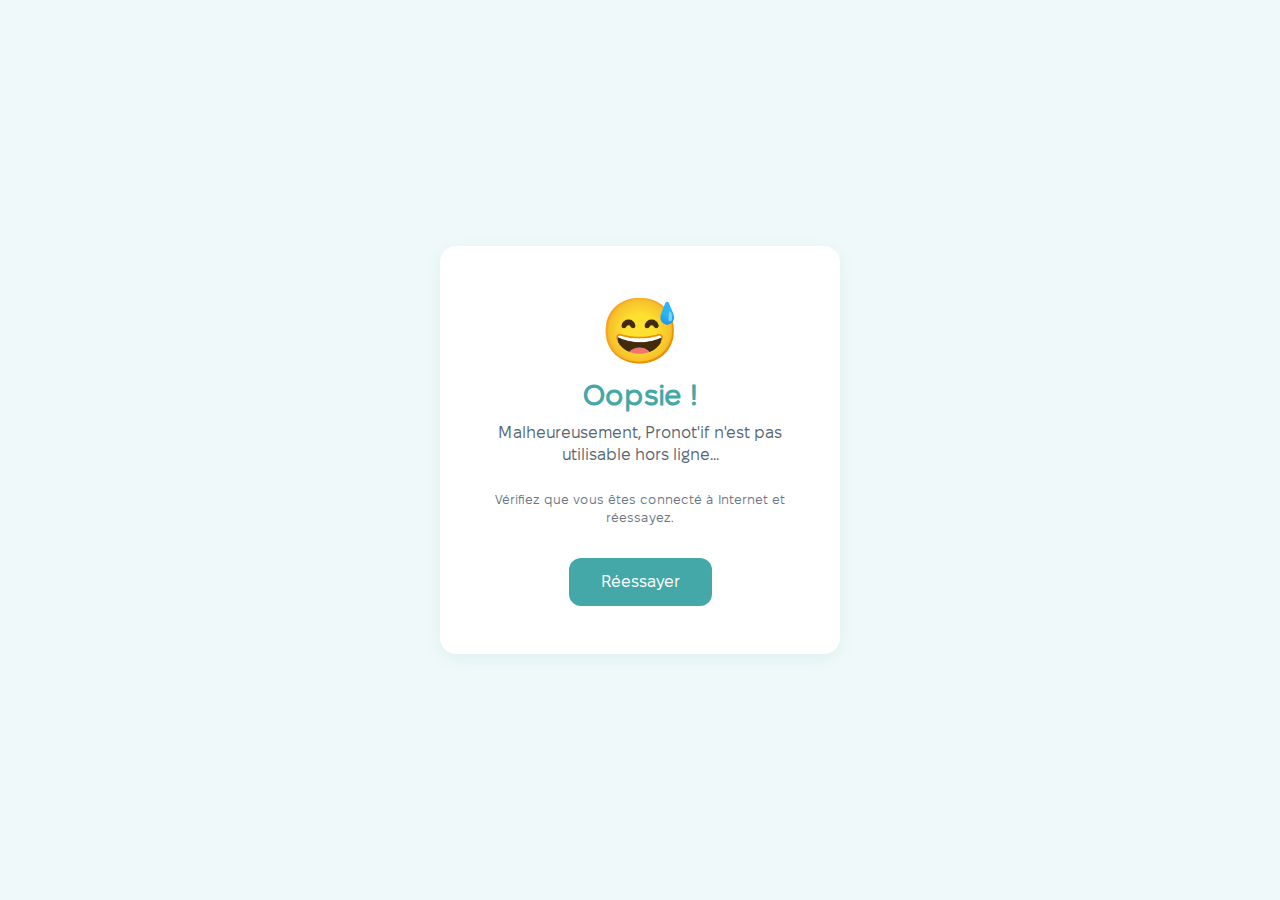
<file: Web/pwa/offline.htm>
<!DOCTYPE html>
<html lang="fr">
<head>
    <meta charset="UTF-8">
    <title>Pronot'if est hors ligne !</title>
    <meta name="viewport" content="width=device-width, initial-scale=1.0, maximum-scale=1.0, user-scalable=no">
    <meta name="theme-color" media="(prefers-color-scheme: light)" content="#f8fafc"> <!-- Light mode -->
    <meta name="theme-color" media="(prefers-color-scheme: dark)" content="#0f172a"> <!-- Dark mode -->
    <meta name="theme-color" content="#45a8a8"> <!-- Fallback color -->
    <meta name="mobile-web-app-capable" content="yes">
    <meta name="apple-mobile-web-app-status-bar-style" content="black translucent">
    <meta name="apple-mobile-web-app-title" content="Pronot'if est hors ligne !">
    <link rel="stylesheet" href="styles/offline.css">

    <style>
        /* Fallback font styles inline to ensure they're available offline */
        @font-face {
            font-family: 'FixelVariable';
            src: url('fonts/FixelVariable.ttf') format('truetype');
            font-weight: normal;
            font-style: normal;
            font-display: swap;
        }
        
        @font-face {
            font-family: 'FixelVariableItalic';
            src: url('fonts/FixelVariableItalic.ttf') format('truetype');
            font-weight: normal;
            font-style: italic;
            font-display: swap;
        }
    </style>

    <script>
        // Check online status immediately when page loads
        document.addEventListener('DOMContentLoaded', function() {
            // Add event listener for when device comes back online
            window.addEventListener('online', function() {
                console.log('Device is back online, redirecting to home page');
                navigateToHomePage();
            });
            
            // Check if already online when offline page loads (happens sometimes)
            if (navigator.onLine) {
                console.log('Already online when offline page loaded, redirecting after short delay');
                setTimeout(navigateToHomePage, 1000);
            }
        });
        
        function navigateToHomePage() {
            // Force reload bypassing cache (important for iOS)
            window.location.href = './index.htm?t=' + new Date().getTime();
        }
    </script>

</head>

<body>
    <div class="offline-container">
        <div class="offline-card">
            <div class="offline-icon"><a href="https://www.instagram.com/thibo888" target="_blank" style="text-decoration: none;">😅</a></div>
            <div class="offline-card-header">
                <h1 class="title">Oopsie !</h1>
                <p class="subtitle">Malheureusement, Pronot'if n'est pas utilisable hors ligne...</p>
            </div>
            <div class="offline-card-content">
                <p class="content">Vérifiez que vous êtes connecté à Internet et réessayez.</p>
                <button class="retry-btn" onclick="navigateToHomePage()">Réessayer</button>
            </div>
        </div>
    </div>
</body>
</html>
</file>
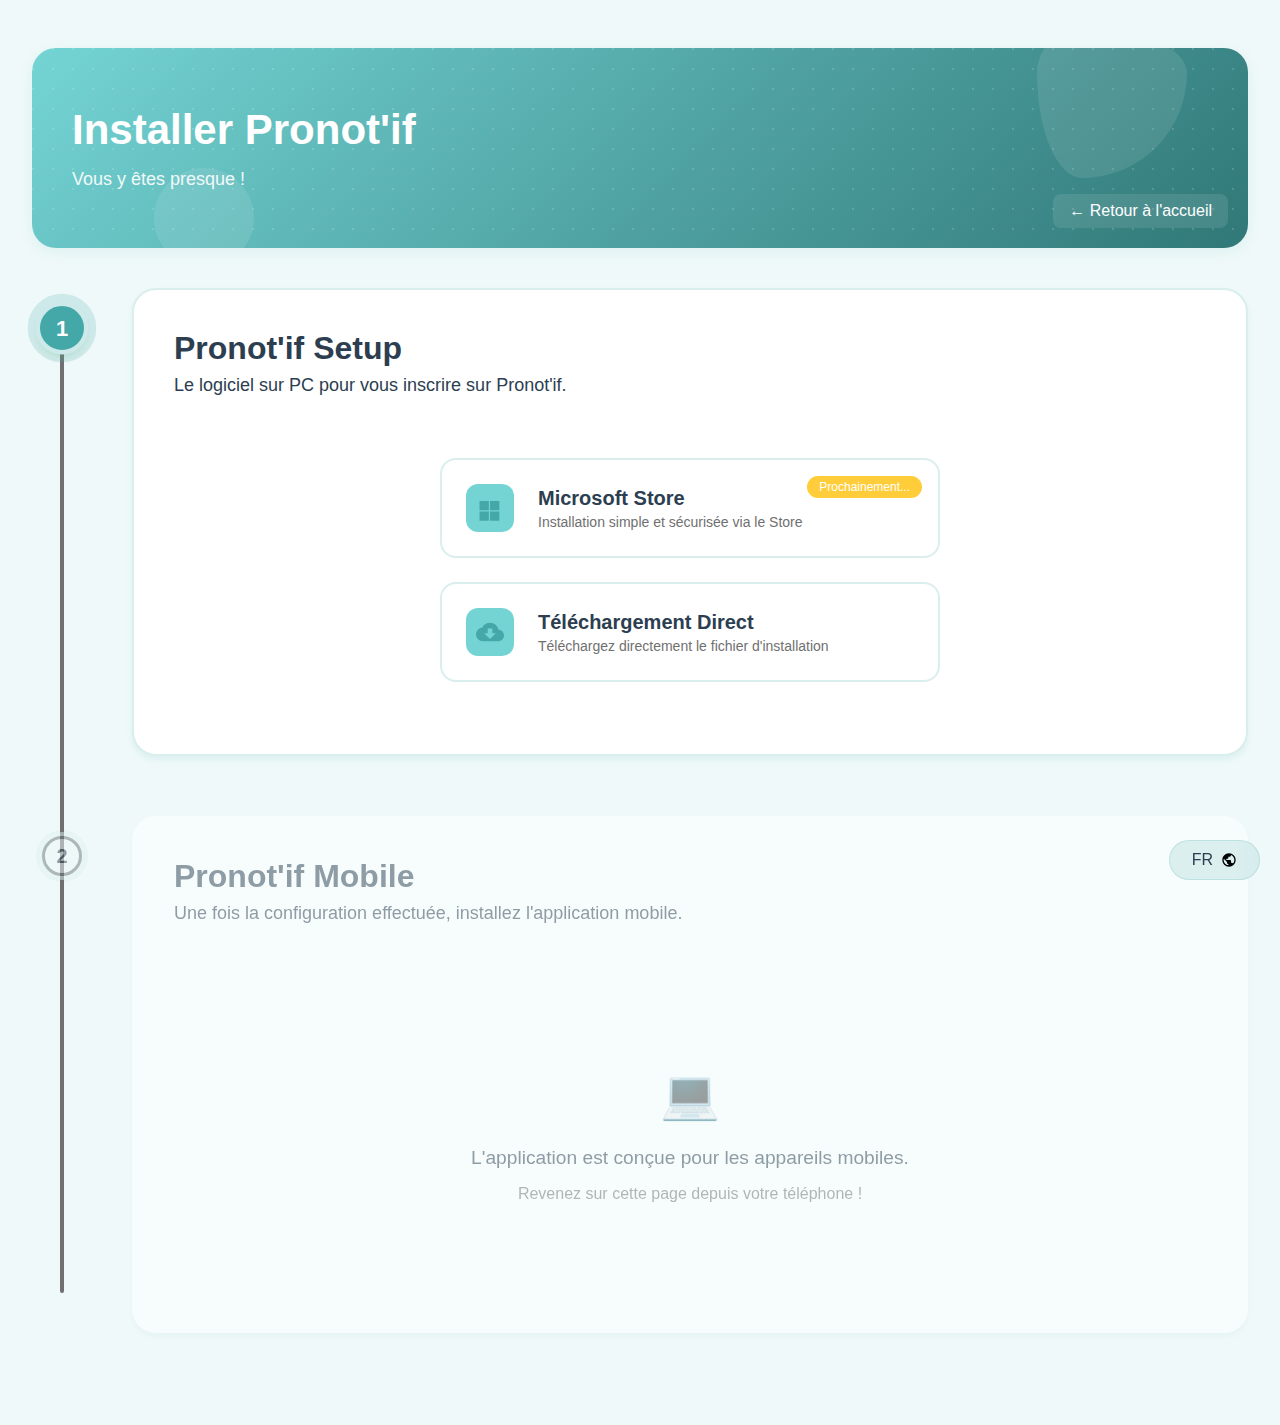
<file: Web/Website/download.html>
<!DOCTYPE html> 
<html lang="fr">    
    <head>
        <meta charset="UTF-8">
        <meta name="viewport" content="width=device-width, initial-scale=1.0, maximum-scale=1.0, user-scalable=no">
        <title>Pronot'if - Téléchargement</title>

        <style>
            .main-title { font-size: 2em; color: #333; }
            .main-title-subtitle { font-size: 1.2em; color: #666; }
            .step-header p { font-size: 1em; color: #333; }
        </style>

        <link rel="preload" href="styles/download-style.css?v0.1" as="style" onload="this.onload=null;this.rel='stylesheet'">
        <noscript><link rel="stylesheet" href="styles/download-style.css?v0.1"></noscript>

        <link rel="preconnect" href="https://fonts.macpaw.com" crossorigin>
        <link rel="stylesheet" href="https://fonts.macpaw.com/css?family=FixelVariable">

    
        <meta name="mobile-web-app-capable" content="yes">
        <meta name="theme-color" content="#45a8a8">
        <meta name="apple-mobile-web-app-capable" content="yes">
        <meta name="application-name" content="Pronot'if">
        <meta name="mobile-web-app-capable" content="yes">
        <link href="/apple_splash_2048.png" sizes="2048x2732" rel="apple-touch-startup-image" />
        <link href="/apple_splash_1668.png" sizes="1668x2224" rel="apple-touch-startup-image" />
        <link href="/apple_splash_1536.png" sizes="1536x2048" rel="apple-touch-startup-image" />
        <link href="/apple_splash_1125.png" sizes="1125x2436" rel="apple-touch-startup-image" />
        <link href="/apple_splash_1242.png" sizes="1242x2208" rel="apple-touch-startup-image" />
        <link href="/apple_splash_750.png" sizes="750x1334" rel="apple-touch-startup-image" />
        <link href="/apple_splash_640.png" sizes="640x1136" rel="apple-touch-startup-image" />
    
        <meta name="apple-mobile-web-app-status-bar-style" content="default">
        <link rel="apple-touch-icon" href="touch-icon-iphone.png">
        <link rel="apple-touch-icon" sizes="152x152" href="touch-icon-ipad.png">
        <link rel="apple-touch-icon" sizes="180x180" href="touch-icon-iphone-retina.png">
        <link rel="apple-touch-icon" sizes="167x167" href="touch-icon-ipad-retina.png">
    
        <link rel="manifest" href="manifest.json">
    
    </head>
    <body>
        <div class="language-switcher">
            <div class="language-toggle">
                <span class="active-lang">FR</span>
                <svg class="globe-icon" viewBox="0 0 24 24" width="16" height="16">
                    <path d="M12 2C6.48 2 2 6.48 2 12s4.48 10 10 10 10-4.48 10-10S17.52 2 12 2zm-1 17.93c-3.95-.49-7-3.85-7-7.93 0-.62.08-1.21.21-1.79L9 15v1c0 1.1.9 2 2 2v1.93zm6.9-2.54c-.26-.81-1-1.39-1.9-1.39h-1v-3c0-.55-.45-1-1-1H8v-2h2c.55 0 1-.45 1-1V7h2c1.1 0 2-.9 2-2v-.41c2.93 1.19 5 4.06 5 7.41 0 2.08-.8 3.97-2.1 5.39z"/>
                </svg>
            </div>
            <div class="language-dropdown">
                <div class="language-option" data-lang="fr">
                    <div class="lang-info">
                        <span class="lang-text">Français</span>
                        <span class="lang-code">FR</span>
                    </div>
                    <svg class="checkmark" viewBox="0 0 24 24" width="16" height="16">
                        <path d="M9 16.17L4.83 12l-1.42 1.41L9 19 21 7l-1.41-1.41L9 16.17z"/>
                    </svg>
                </div>
                <div class="language-option" data-lang="en">
                    <div class="lang-info">
                        <span class="lang-text">English</span>
                        <span class="lang-code">EN</span>
                    </div>
                    <svg class="checkmark" viewBox="0 0 24 24" width="16" height="16">
                        <path d="M9 16.17L4.83 12l-1.42 1.41L9 19 21 7l-1.41-1.41L9 16.17z"/>
                    </svg>
                </div>
                <div class="language-option" data-lang="es">
                    <div class="lang-info">
                        <span class="lang-text">Español</span>
                        <span class="lang-code">ES</span>
                    </div>
                    <svg class="checkmark" viewBox="0 0 24 24" width="16" height="16">
                        <path d="M9 16.17L4.83 12l-1.42 1.41L9 19 21 7l-1.41-1.41L9 16.17z"/>
                    </svg>
                </div>
            </div>
        </div>        <div class="bento-container">
            <div class="main-title-section">
                <div class="main-title-container">
                    <h1 class="main-title" data-i18n="title">Installer Pronot'if</h1>
                    <p class="main-title-subtitle" data-i18n="subtitle">Vous y êtes presque !</p>
                    <a data-href="/" class="back-home-link" data-i18n="back_home">← Retour à l'accueil</a>
                </div>
            </div>

            <div class="progress-section">
                <div class="steps-container">
                    <div class="progress-line"></div>
                    <div class="step step-1 active">
                        <div class="step-number">1</div>
                        <div class="step-content">
                            <div class="step-header">
                                <h2 class="setup-header" data-i18n="setup">Pronot'if Setup</h2>
                                <p class="setup-desc" data-i18n="setup_desc">Le logiciel sur PC pour vous inscrire sur Pronot'if.</p>
                            </div>
                            <div class="platform-buttons">
                                <button class="platform-btn ms-store-btn">
                                    <div class="platform-btn-icon">
                                        <svg viewBox="0 0 24 24"><path d="M3 5.99h8v8H3V5.99zm9 0h8v8h-8V5.99zm-9 9h8v8H3v-8zm9 0h8v8h-8v-8z"/></svg>
                                    </div>
                                    <div class="platform-btn-content">
                                        <div class="platform-btn-title" data-i18n="store">Microsoft Store</div>
                                        <div class="platform-btn-description" data-i18n="store_desc">Installation simple et sécurisée via le Store</div>
                                    </div>
                                    <span class="platform-btn-badge" data-i18n="platform_btn_badge">Prochainement...</span>
                                </button>

                                <button class="platform-btn direct-btn">
                                    <div class="platform-btn-icon">
                                        <svg viewBox="0 0 24 24"><path d="M19.35 10.04A7.49 7.49 0 0 0 12 4C9.11 4 6.6 5.64 5.35 8.04A5.994 5.994 0 0 0 0 14c0 3.31 2.69 6 6 6h13c2.76 0 5-2.24 5-5 0-2.64-2.05-4.78-4.65-4.96zM17 13l-5 5-5-5h3V9h4v4h3z"/></svg>
                                    </div>
                                    <div class="platform-btn-content">
                                        <div class="platform-btn-title" data-i18n="direct">Téléchargement Direct</div>
                                        <div class="platform-btn-description" data-i18n="direct_desc">Téléchargez directement le fichier d'installation</div>
                                    </div>
                                </button>
                            </div>
                        </div>
                    </div>
                    
                    <div class="step step-2">
                        <div class="step-number">2</div>
                        <div class="step-content">
                            <div class="step-header">
                                <h2 class="step2-header" data-i18n="step2">Pronot'if Mobile</h2>
                                <p class="step2-desc" data-i18n="step2_desc">Une fois la configuration effectuée, installez l'application mobile.</p>
                            </div>
                            <div class="pwa-instructions">
                                <div class="bento-box install-steps" id="installSteps">
                                    <h2>Comment faire ?</h2>
                                    <!-- iOS Installation Steps -->
                                    <div id="ios-steps" style="display: none;">
                                        <ol>
                                            <li data-i18n="ios_step1">Appuyez sur l'icône de partage <picture>
                                                <source srcset="../images/Website/Icons/Dark/share_icon_darkm.png" media="(prefers-color-scheme: dark)">
                                                <img src="../images/Website/Icons/Light/share_icon.png" alt="Partager" style="width: 24px; height: 24px; vertical-align: middle;">
                                            </picture></li>
                                            <li data-i18n="ios_step2">Sélectionnez "<strong>Sur l'écran d'accueil</strong>"</li>
                                            <li data-i18n="ios_step3">Appuyez sur "<strong>Ajouter</strong>"</li>
                                            <li data-i18n="ios_step4">C'est tout ! ✨</li>
                                        </ol>
                                        <p data-i18n="ios_final">Ouvrez ensuite l'appli '<strong>Pronot'if</strong>'.</p>
                                    </div>

                                    <!-- Android Installation Steps -->
                                    <div id="android-steps" style="display: none;">
                                        <ol>
                                            <li data-i18n="android_step1">Appuyez sur le bouton "<strong>Installer maintenant</strong>" ci-dessous</li>
                                            <li data-i18n="android_step2">Dans la fenêtre qui s'affiche, appuyez sur "<strong>Installer</strong>"</li>
                                            <li data-i18n="android_step3">C'est tout ! ✨</li>
                                        </ol>
                                        <p data-i18n="android_final">Ouvrez ensuite l'appli '<strong>Pronot'if</strong>'.</p>
                                    </div>

                                    <button class="install-btn" id="installButton" data-i18n="install_button">Installer maintenant</button>
                                </div>
                        </div>
                    </div>
                </div>
            </div>
        </div>
        <div id="warningModal" class="modal">
            <div class="modal-content">
                <span class="close-btn">&times;</span>
                <div class="warning-icon">ℹ️</div>
                <h2 data-i18n="warning_title">Attention</h2>
                <div class="warning-body">
                    <p data-i18n="warning_message">L'application peut être signalée comme suspecte par votre antivirus car elle n'est pas encore certifiée. C'est normal et vous pouvez l'installer en toute confiance.</p>
                    <p data-i18n="warning_message2">Le code source est disponible publiquement sur <a href="https://github.com/TGA25dev/Pronotif" target="_blank" class="github-link">GitHub <span class="external-link-icon">↗</span></a></p>
                </div>
                <button id="confirmDownload" class="confirm-btn" data-i18n="confirm_btn">D'accord</button>
            </div>
        </div>
        <script src="scripts/config.js"></script>
        <script src="scripts/download.js"></script>
    </body>
</html>
</file>
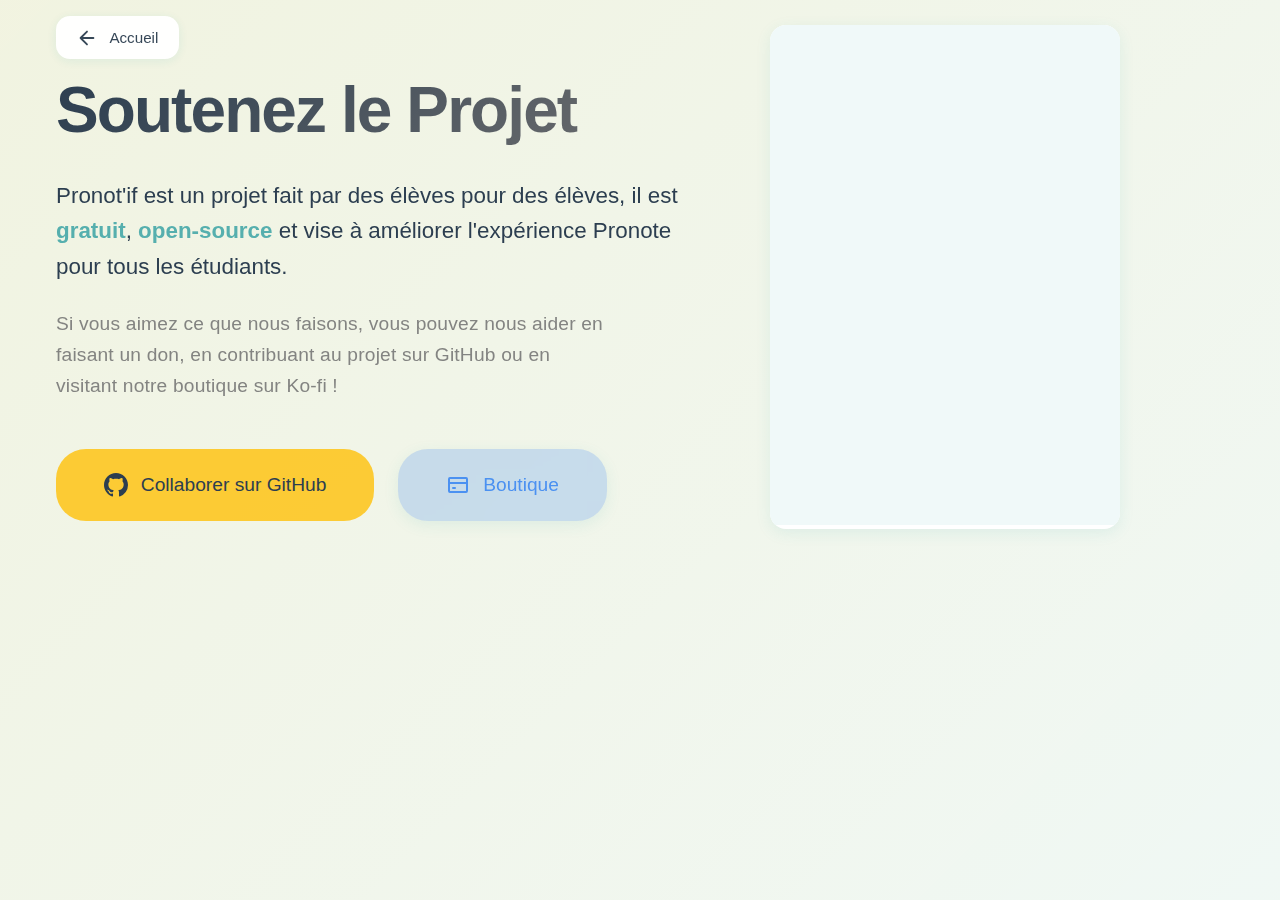
<file: Web/website/support.html>
<!DOCTYPE html>
<html lang="fr">
<head>
    <meta charset="UTF-8">
    <meta name="viewport" content="width=device-width, initial-scale=1.0">
    <title>Pronot'if - Soutenez le projet</title>

    <link rel="stylesheet" href="styles/support-style.css?v0.1">

    <link rel="stylesheet" href="../fonts_manager.css?v0.1">
</head>
<body>
    <div class="support-container">
        <div class="split-layout">
            <div class="content-left">
                <a data-href="/" class="back-button">
                    <svg width="24" height="24" viewBox="0 0 24 24" fill="none" xmlns="http://www.w3.org/2000/svg">
                        <path d="M19 12H5M5 12L12 19M5 12L12 5" stroke="currentColor" stroke-width="2" stroke-linecap="round" stroke-linejoin="round"/>
                    </svg>
                    Accueil
                </a>
                
                <div class="header-content">
                    <h1>Soutenez le Projet</h1>
                    <p class="lead-text">Pronot'if est un projet fait par des élèves pour des élèves, il est <strong>gratuit</strong>, <strong>open-source</strong> et vise à améliorer l'expérience Pronote pour tous les étudiants.</p>
                    <p class="lead-text">Si vous aimez ce que nous faisons, vous pouvez nous aider en faisant un don, en contribuant au projet sur GitHub ou en visitant notre boutique sur Ko-fi !</p>
                </div>

                <div class="buttons-container">
                    <a href="https://github.com/TGA25dev/Pronotif" class="github-btn" target="_blank">
                        <svg height="24" width="24" viewBox="0 0 16 16">
                            <path fill="currentColor" d="M8 0C3.58 0 0 3.58 0 8c0 3.54 2.29 6.53 5.47 7.59.4.07.55-.17.55-.38 0-.19-.01-.82-.01-1.49-2.01.37-2.53-.49-2.69-.94-.09-.23-.48-.94-.82-1.13-.28-.15-.68-.52-.01-.53.63-.01 1.08.58 1.23.82.72 1.21 1.87.87 2.33.66.07-.52.28-.87.51-1.07-1.78-.2-3.64-.89-3.64-3.95 0-.87.31-1.59.82-2.15-.08-.2-.36-1.02.08-2.12 0 0 .67-.21 2.2.82.64-.18 1.32-.27 2-.27.68 0 1.36.09 2 .27 1.53-1.04 2.2-.82 2.2-.82.44 1.1.16 1.92.08 2.12.51.56.82 1.27.82 2.15 0 3.07-1.87 3.75-3.65 3.95.29.25.54.73.54 1.48 0 1.07-.01 1.93-.01 2.2 0 .21.15.46.55.38A8.013 8.013 0 0016 8c0-4.42-3.58-8-8-8z"></path>
                        </svg>
                        Collaborer sur GitHub
                    </a>
                    <a href="https://ko-fi.com/pronotif/shop" class="merch-btn" target="_blank">
                        <svg width="24" height="24" viewBox="0 0 24 24" fill="none" xmlns="http://www.w3.org/2000/svg">
                            <path d="M20 5H4C3.44772 5 3 5.44772 3 6V18C3 18.5523 3.44772 19 4 19H20C20.5523 19 21 18.5523 21 18V6C21 5.44772 20.5523 5 20 5Z" stroke="currentColor" stroke-width="2" stroke-linecap="round" stroke-linejoin="round"/>
                            <path d="M3 10H21" stroke="currentColor" stroke-width="2" stroke-linecap="round" stroke-linejoin="round"/>
                            <path d="M7 15H9" stroke="currentColor" stroke-width="2" stroke-linecap="round" stroke-linejoin="round"/>
                        </svg>
                        Boutique
                    </a>
                </div>

            </div>
            <div class="content-right">
                <iframe id='kofiframe' src='https://ko-fi.com/pronotif/?hidefeed=true&widget=true&embed=true&preview=true' title='pronotif'></iframe>
            </div>
        </div>
    </div>
    <script src="scripts/config.js"></script>
    <script src="scripts/support.js"></script>
</body>
</html>
</file>
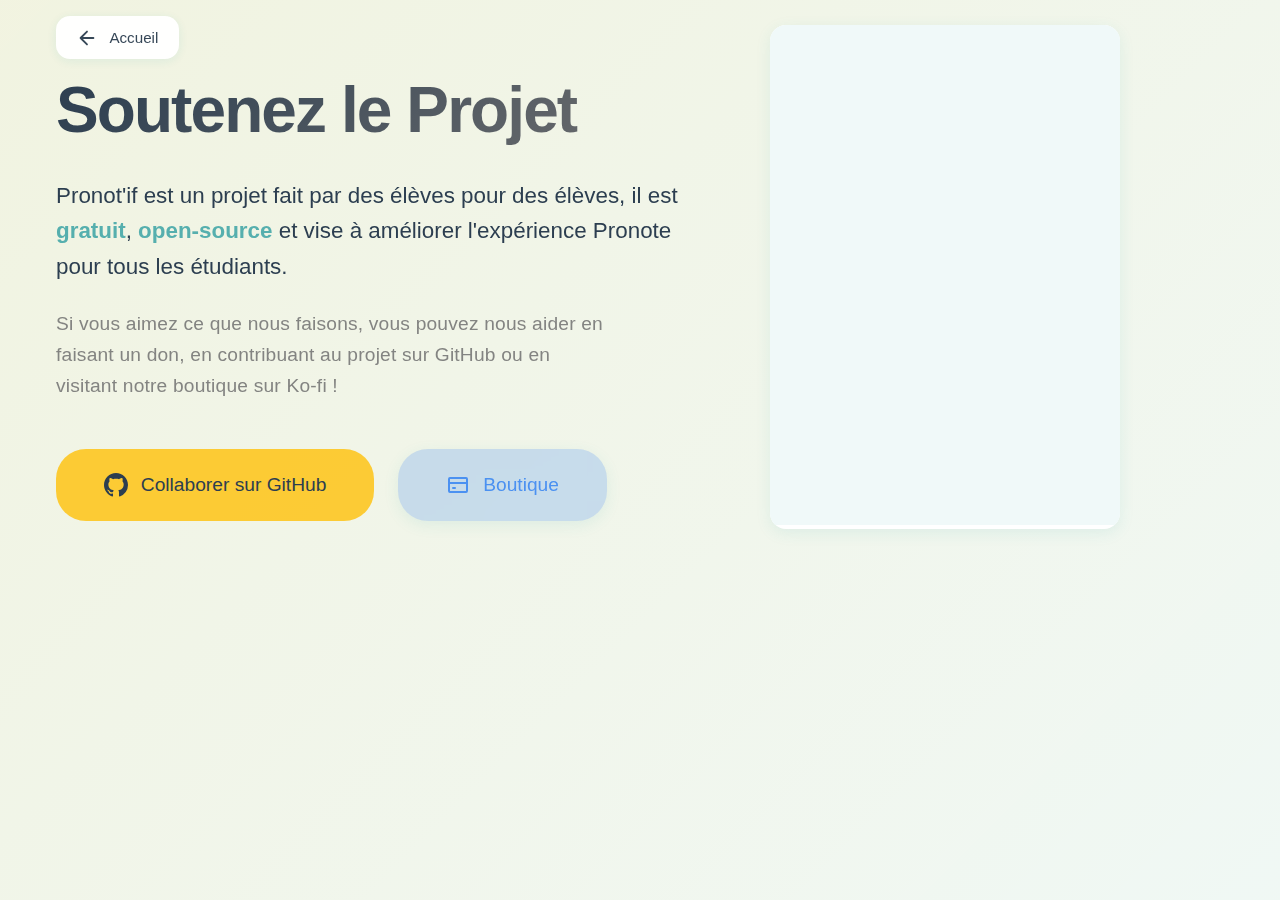
<file: Web/Website/support.html>
<!DOCTYPE html>
<html lang="fr">
<head>
    <meta charset="UTF-8">
    <meta name="viewport" content="width=device-width, initial-scale=1.0">
    <title>Pronot'if - Soutenez le projet</title>

    <link rel="stylesheet" href="styles/support-style.css?v0.1">

    <link rel="preconnect" href="https://fonts.macpaw.com" crossorigin>
    <link rel="stylesheet" href="https://fonts.macpaw.com/css?family=FixelVariable">
</head>
<body>
    <div class="support-container">
        <div class="split-layout">
            <div class="content-left">
                <a data-href="/" class="back-button">
                    <svg width="24" height="24" viewBox="0 0 24 24" fill="none" xmlns="http://www.w3.org/2000/svg">
                        <path d="M19 12H5M5 12L12 19M5 12L12 5" stroke="currentColor" stroke-width="2" stroke-linecap="round" stroke-linejoin="round"/>
                    </svg>
                    Accueil
                </a>
                
                <div class="header-content">
                    <h1>Soutenez le Projet</h1>
                    <p class="lead-text">Pronot'if est un projet fait par des élèves pour des élèves, il est <strong>gratuit</strong>, <strong>open-source</strong> et vise à améliorer l'expérience Pronote pour tous les étudiants.</p>
                    <p class="lead-text">Si vous aimez ce que nous faisons, vous pouvez nous aider en faisant un don, en contribuant au projet sur GitHub ou en visitant notre boutique sur Ko-fi !</p>
                </div>

                <div class="buttons-container">
                    <a href="https://github.com/TGA25dev/Pronotif" class="github-btn" target="_blank">
                        <svg height="24" width="24" viewBox="0 0 16 16">
                            <path fill="currentColor" d="M8 0C3.58 0 0 3.58 0 8c0 3.54 2.29 6.53 5.47 7.59.4.07.55-.17.55-.38 0-.19-.01-.82-.01-1.49-2.01.37-2.53-.49-2.69-.94-.09-.23-.48-.94-.82-1.13-.28-.15-.68-.52-.01-.53.63-.01 1.08.58 1.23.82.72 1.21 1.87.87 2.33.66.07-.52.28-.87.51-1.07-1.78-.2-3.64-.89-3.64-3.95 0-.87.31-1.59.82-2.15-.08-.2-.36-1.02.08-2.12 0 0 .67-.21 2.2.82.64-.18 1.32-.27 2-.27.68 0 1.36.09 2 .27 1.53-1.04 2.2-.82 2.2-.82.44 1.1.16 1.92.08 2.12.51.56.82 1.27.82 2.15 0 3.07-1.87 3.75-3.65 3.95.29.25.54.73.54 1.48 0 1.07-.01 1.93-.01 2.2 0 .21.15.46.55.38A8.013 8.013 0 0016 8c0-4.42-3.58-8-8-8z"></path>
                        </svg>
                        Collaborer sur GitHub
                    </a>
                    <a href="https://ko-fi.com/pronotif/shop" class="merch-btn" target="_blank">
                        <svg width="24" height="24" viewBox="0 0 24 24" fill="none" xmlns="http://www.w3.org/2000/svg">
                            <path d="M20 5H4C3.44772 5 3 5.44772 3 6V18C3 18.5523 3.44772 19 4 19H20C20.5523 19 21 18.5523 21 18V6C21 5.44772 20.5523 5 20 5Z" stroke="currentColor" stroke-width="2" stroke-linecap="round" stroke-linejoin="round"/>
                            <path d="M3 10H21" stroke="currentColor" stroke-width="2" stroke-linecap="round" stroke-linejoin="round"/>
                            <path d="M7 15H9" stroke="currentColor" stroke-width="2" stroke-linecap="round" stroke-linejoin="round"/>
                        </svg>
                        Boutique
                    </a>
                </div>

            </div>
            <div class="content-right">
                <iframe id='kofiframe' src='https://ko-fi.com/pronotif/?hidefeed=true&widget=true&embed=true&preview=true' title='pronotif'></iframe>
            </div>
        </div>
    </div>
    <script src="scripts/config.js"></script>
    <script src="scripts/support.js"></script>
</body>
</html>
</file>
<file: Web/pwa/styles/offline.css>
:root {
    --primary: #45a8a8;
    --primary-light: #74d4d4;
    --primary-dark: #317878;
    --background: #f0f9f9;
    --card-bg: #ffffff;
    --text: #2C3E50;
    --shadow: rgba(45, 168, 168, 0.1);
}

@media (prefers-color-scheme: dark) {
    :root {
        --primary: #45a8a872;
        --primary-light: #74d4d474;
        --primary-dark: #31787872;
        --background: #1a1a1a;
        --card-bg: #242424;
        --text: #e0e0e0;
        --shadow: rgba(0, 0, 0, 0.2);
    }
}

html {
    height: 100%;
    width: 100%;
    overflow: hidden;
    position: fixed;
}

body {
    margin: 0;
    padding: 0;
    font-family: "FixelVariable", sans-serif;
    background: var(--background);
    color: var(--text);
    height: 100%;
    width: 100%;
    display: flex;
    align-items: center;
    justify-content: center;
    overflow: hidden;
    position: fixed;
    top: 0;
    left: 0;
    right: 0;
    bottom: 0;
    -webkit-overflow-scrolling: none;
    overscroll-behavior: none;
    touch-action: none;
}

.offline-container {
    padding: 1rem;
    width: 100%;
    max-width: 400px;
    max-height: 100%;
    overflow: hidden;
}

.offline-card {
    background: var(--card-bg);
    border-radius: 16px;
    padding: 2rem 1.5rem;
    box-shadow: 0 4px 15px var(--shadow);
    text-align: center;
    animation: fadeIn 0.5s ease;
}

.offline-icon {
    font-size: 4rem;
    animation: float 3s ease-in-out infinite;
}

.offline-icon a {
    display: inline-block;
    min-width: 60px;
    min-height: 60px;
    padding: 5px;
    line-height: 1;
    position: relative;
}

.offline-icon a:active {
    opacity: 0.8;
}

.title {
    font-size: 1.75rem;
    margin: 0 0 0.5rem;
    color: var(--primary);
    font-weight: 600;
}

.subtitle {
    font-size: 1rem;
    margin: 0 0 1.5rem;
    opacity: 0.8;
}

.content {
    margin-bottom: 1.5rem;
    color: var(--text);
    opacity: 0.7;
    font-size: 0.8rem;
}

.retry-btn {
    background: var(--primary);
    color: white;
    border: none;
    padding: 0.8rem 2rem;
    border-radius: 12px;
    font-size: 1rem;
    font-family: "FixelVariable", sans-serif;
    cursor: pointer;
    transition: all 0.3s ease;
    min-height: 44px;
    min-width: 44px;
    margin: 0.5rem 0;
}

.retry-btn:hover, .retry-btn:active {
    background: var(--primary-dark);
}

@keyframes fadeIn {
    from {
        opacity: 0;
        transform: translateY(20px);
    }
    to {
        opacity: 1;
        transform: translateY(0);
    }
}

@keyframes float {
    0%, 100% {
        transform: translateY(0);
    }
    50% {
        transform: translateY(-4px);
    }
}

@media (min-width: 375px) {
    .offline-card {
        padding: 2.5rem 2rem;
    }
    
    .title {
        font-size: 1.8rem;
    }
}
</file>
<file: Web/Website/styles/download-style.css>
:root {
    --primary: #45a8a8;
    --primary-light: #74d4d4;
    --primary-dark: #317878;
    --accent: #5ebfbf;
    --background: #f0f9f9;
    --card-bg: #ffffff;
    --text: #2C3E50;
    --feature-text: #707070;
    --text-light: #ffffff;
    --shadow: rgba(45, 168, 168, 0.1);
    --button-primary: #45a8a8;
    --button-hover: #317878;
    --border-highlight: rgba(69, 168, 168, 0.2);
    --in-progress: #ffc107cc;
    --gradient-primary: linear-gradient(135deg, var(--primary), var(--primary-dark));
    --lang-background: rgba(69, 168, 168, 0.1);
    --lang-button-bg: rgba(69, 168, 168, 0.15);
    --lang-button-border: rgba(69, 168, 168, 0.2);
    --lang-button-hover: rgba(69, 168, 168, 0.25);
    --lang-dropdown-bg: var(--card-bg);
    --lang-option-hover: rgba(69, 168, 168, 0.1);
}

@media (prefers-color-scheme: dark) {
    :root {
        --primary: #45a8a8;
        --primary-light: #74d4d474;
        --primary-dark: #31787872;
        --accent: #45a8a8;
        --background: #1a1a1a;
        --card-bg: #242424;
        --text: #e0e0e0;
        --feature-text: #A0A0A0;
        --text-light: #ffffff;
        --shadow: rgba(0, 0, 0, 0.2);
        --button-primary: #45a8a880;
        --button-hover: #31787855;
        --border-highlight: rgba(69, 168, 168, 0.3);
        --in-progress: #ffc10755;
        --gradient-primary: linear-gradient(135deg, #45a8a8 0%, #317878 100%);
        --download-shadow: #20b2aa33;
        --lang-background: #ffffff33;
        --lang-button-bg: rgba(255, 255, 255, 0.1);
        --lang-button-border: rgba(255, 255, 255, 0.1);
        --lang-button-hover: rgba(255, 255, 255, 0.2);
        --lang-dropdown-bg: rgba(0, 0, 0, 0.4);
        --lang-option-hover: rgba(255, 255, 255, 0.1);
    }
}

* {
    margin: 0;
    padding: 0;
    box-sizing: border-box;
    font-family: 'FixelVariable', sans-serif;
}

body {
    background: var(--background);
    color: var(--text);
    transition: background-color 0.3s, color 0.3s;
    min-height: 100vh;
    padding: 0;
    margin: 0; 
    width: 100vw;
    overflow-x: hidden;
}

.bento-container {
    width: 100%;
    margin: 0;
    padding: 2rem;
    max-width: 100%;
    gap: 2rem;
}

.bento-box {
    background: var(--card-bg);
    color: var(--text);
    border-radius: 24px;
    padding: 30px;
    box-shadow: 0 4px 6px var(--shadow);
    display: flex;
    flex-direction: column;
    justify-content: space-between;
}

.main-title-box {
    grid-column: span 3;
    text-align: center;
    margin-top: 20px;
}

.main-title-box h1 {
    font-size: 48px;
    margin-bottom: 20px;
    color: var(--text);
}

.main-title-box p {
    font-size: 20px;
    color: var(--feature-text);
}

.download-box {
    grid-column: span 3;
    text-align: center;
    background: var(--gradient-primary);
    color: white;
}

@media (min-width: 768px) {
    .download-box {
        grid-column: span 1;
    }
}

.download-box h2 {
    font-size: 24px;
    margin-bottom: 15px;
}

.download-box p {
    margin-bottom: 20px;
}

.download-btn {
    background: white;
    color: var(--primary-dark);
    border: none;
    padding: 12px 24px;
    border-radius: 12px;
    font-size: 16px;
    font-weight: bold;
    cursor: pointer;
    transition: transform 0.2s;
}

.download-btn:hover {
    transform: scale(1.05);
}

.learn-more-box, .main-feature-box, .secondary-feature-box {
    grid-column: span 3;
}

@media (min-width: 768px) {
    .learn-more-box, .main-feature-box, .secondary-feature-box {
        grid-column: span 1;
    }
}

.learn-more-btn, .support-project-btn {
    background: #333;
    color: white;
    border: none;
    padding: 12px 24px;
    border-radius: 12px;
    font-size: 16px;
    cursor: pointer;
    transition: background 0.2s;
}

.learn-more-btn:hover, .support-project-btn:hover {
    background: #444;
}

.footer-box {
    grid-column: span 3;
    text-align: center;
    color: var(--feature-text);
}

.footer-box a {
    color: var(--primary-dark);
    text-decoration: none;
}

.footer-box a:hover {
    text-decoration: underline;
}

.progress-section {
    width: 100%;
    margin: 0;
    padding: 0;
    margin-top: 20px;
}

.progress-bar {
    position: relative;
    width: 100%;
    margin: 0 auto;
    padding-left: 60px;
}

.progress-line {
    position: absolute;
    left: 28px;
    top: 40px;
    height: calc(100% - 80px);
    width: 4px;
    background: var(--feature-text);
    border-radius: 4px;
    overflow: hidden;
}

.progress-line::before {
    content: '';
    position: absolute;
    top: 0;
    left: 0;
    width: 100%;
    height: 0;
    background: linear-gradient(180deg, 
        var(--primary-light) 0%,
        var(--primary) 100%
    );
    transition: height 1s cubic-bezier(0.4, 0, 0.2, 1);
    box-shadow: 0 0 10px var(--primary);
}

.progress-active .progress-line::before {
    height: 100%;
}

.step-1.active ~ .progress-line::before {
    height: 0;
    opacity: 1;
}

.step-2.active ~ .progress-line::before {
    height: 100%;
    opacity: 1;
}

.step {
    position: relative;
    margin-bottom: 60px;
    opacity: 0.5;
    transition: opacity 0.5s ease;
    width: 100%;
}

.step.active {
    opacity: 1;
}

.step-number {
    position: absolute;
    left: -50px; 
    top: 20px;
    width: 40px;
    height: 40px;
    background: var(--card-bg);
    border: 3px solid var(--feature-text);
    border-radius: 50%;
    display: flex;
    align-items: center;
    justify-content: center;
    font-size: 20px;
    font-weight: bold;
    color: var(--text);
    z-index: 2;
    transition: all 0.3s ease;
    box-shadow: 0 0 0 4px var(--background);
}

.step-number::after {
    content: '';
    position: absolute;
    width: 52px;
    height: 52px;
    background: rgba(69, 168, 168, 0.1);
    border-radius: 50%;
    z-index: -1;
    transition: transform 0.3s ease;
}

.step.active .step-number::after {
    transform: scale(1.2);
    background: rgba(69, 168, 168, 0.2);
}

.step.active .step-number {
    background: var(--primary);
    border-color: var(--primary);
    color: white;
    box-shadow: 0 0 0 4px var(--background),
                0 4px 8px rgba(76, 175, 80, 0.3);
    transform: scale(1.1);
}

.step-content {
    background: var(--card-bg);
    border-radius: 24px;
    padding: 40px;
    box-shadow: 0 4px 6px var(--shadow);
    margin-left: 40px;
    width: calc(100% - 40px);
    max-width: none;
    border: 2px solid transparent;
    transition: all 0.3s ease;
    height: auto;
    min-height: 400px;
    display: flex;
    flex-direction: column;
}

.step.active .step-content {
    border-color: var(--border-highlight);
}

.step-content h2 {
    margin-bottom: 20px;
    font-size: 24px;
}

.platform-buttons {
    display: flex;
    flex-direction: column;
    gap: 1.5rem;
    width: 100%;
    max-width: 500px;
    margin: 2rem auto;
    transition: all 0.5s ease;
    position: relative;
}

.platform-buttons.collapsed {
    transform: scale(0.9);
    opacity: 0.7;
    margin-bottom: 1rem;
}

.platform-buttons.collapsed .platform-btn {
    transform: scale(0.85);
    pointer-events: none;
}

.platform-buttons.collapsed .platform-btn.active {
    transform: scale(0.85);
    pointer-events: auto;
}

.platform-btn {
    position: relative;
    background: var(--card-bg);
    border: 2px solid var(--border-highlight);
    border-radius: 16px;
    padding: 1.5rem;
    min-height: 100px;
    display: flex;
    align-items: center;
    gap: 1.5rem;
    transition: all 0.3s ease;
    cursor: pointer;
    overflow: hidden;
}

.platform-btn::before {
    content: '';
    position: absolute;
    top: 0;
    left: 0;
    width: 100%;
    height: 100%;
    background: linear-gradient(
        135deg,
        rgba(69, 168, 168, 0.1) 0%,
        rgba(69, 168, 168, 0) 100%
    );
    opacity: 0;
    transition: opacity 0.3s ease;
}

.platform-btn:hover {
    border-color: var(--primary);
    box-shadow: 0 8px 20px var(--shadow);
    opacity: 1;
}

.platform-btn:hover::before {
    opacity: 1;
}

.platform-btn-icon {
    flex-shrink: 0;
    width: 48px;
    height: 48px;
    padding: 10px;
    border-radius: 12px;
    background: var(--primary-light);
    display: flex;
    align-items: center;
    justify-content: center;
}

.platform-btn-icon svg {
    width: 100%;
    height: 100%;
    fill: var(--primary);
}

.platform-btn-content {
    flex-grow: 1;
    text-align: left;
}

.platform-btn-title {
    font-size: 1.25rem;
    font-weight: 600;
    color: var(--text);
    margin-bottom: 0.25rem;
}

.platform-btn-description {
    font-size: 0.875rem;
    color: var(--feature-text);
}

.platform-btn-badge {
    position: absolute;
    top: 1rem;
    right: 1rem;
    background: var(--in-progress);
    color: var(--text-light);
    font-size: 0.75rem;
    padding: 0.25rem 0.75rem;
    border-radius: 12px;
    font-weight: 500;
    transition: all 0.3s ease;
}

.platform-btn.active .platform-btn-badge {
    background: rgba(255, 255, 255, 0.2);
    color: var(--text-light);
    border: 1px solid rgba(255, 255, 255, 0.3);
}

.store-btn, .download-exe-btn {
    background: var(--gradient-primary);
    color: var(--text-light);
    border: none;
    border-radius: 16px;
    padding: 15px 40px;
    font-size: 18px;
    font-weight: 500;
    display: flex;
    align-items: center;
    gap: 12px;
    cursor: pointer;
    transition: all 0.3s ease;
    box-shadow: 0 4px 15px var(--shadow);
}

.store-btn svg, .download-exe-btn svg {
    width: 24px;
    height: 24px;
    fill: currentColor;
}

.store-btn:hover, .download-exe-btn:hover {
    box-shadow: 0 6px 20px var(--shadow);
    background: linear-gradient(135deg, var(--accent) 0%, var(--primary) 100%);
}

.language-switcher {
    position: fixed;
    bottom: 20px;
    right: 20px;
    z-index: 1000;
    width: auto;
    font-family: 'FixelVariable', sans-serif;
}

.language-toggle {
    font-weight: 500;
    background: var(--lang-button-bg);
    backdrop-filter: blur(10px);
    border: 1px solid var(--lang-button-border);
    padding: 10px 22px;
    border-radius: 50px;
    cursor: pointer;
    display: flex;
    align-items: center;
    gap: 8px;
    transition: all 0.3s ease;
    color: var(--text);
}

.language-toggle:hover {
    background: var(--lang-button-hover);
}

.language-dropdown {
    position: absolute;
    bottom: 100%;
    right: 0;
    margin-bottom: 8px;
    background: var(--lang-dropdown-bg);
    backdrop-filter: blur(10px);
    border: 1px solid var(--lang-button-border);
    box-shadow: 0 4px 15px var(--shadow);
    border-radius: 12px;
    padding: 8px;
    display: none;
    min-width: 150px;
}

.language-dropdown.show {
    display: block;
    animation: fadeIn 0.2s ease;
}

.language-option {
    display: flex;
    justify-content: space-between;
    align-items: center;
    padding: 8px 16px;
    cursor: pointer;
    border-radius: 8px;
    transition: all 0.2s ease;
}

.language-option:hover {
    background: var(--lang-option-hover);
}

.lang-text {
    font-size: 14px;
}

.lang-code {
    font-size: 12px;
    opacity: 0.7;
}

.lang-info {
    display: flex;
    align-items: center;
    gap: 8px;
}

.checkmark {
    fill: currentColor;
    opacity: 0;
    transform: scale(0);
    transition: all 0.2s ease;
}

.language-option.selected .checkmark {
    opacity: 1;
    transform: scale(1);
}

.language-option:not(.selected) .checkmark {
    display: none;
}

@keyframes fadeIn {
    from {
        opacity: 0;
        transform: translateY(-10px);
    }
    to {
        opacity: 1;
        transform: translateY(0);
    }
}

.platform-btn {
    cursor: pointer;
    transition: all 0.3s ease;
}

.platform-btn.active {
    background: var(--primary);
    color: var(--text-light);
}

.platform-btn.active .platform-btn-title,
.platform-btn.active .platform-btn-description {
    color: var(--text-light);
}

.platform-btn.active .platform-btn-icon {
    background: rgba(255, 255, 255, 0.2);
}

.platform-btn.active .platform-btn-icon svg {
    fill: var(--text-light);
}

.install-steps {
    background: var(--card-bg);
    border-radius: 16px;
    padding: 2rem;
    margin-top: 2rem;
    opacity: 0;
    transform: translateY(20px);
    transition: all 0.5s ease;
    border: 2px solid var(--border-highlight);
}

.install-steps.visible {
    opacity: 1;
    transform: translateY(0);
}

.install-steps-content {
    display: flex;
    gap: 2rem;
    align-items: flex-start;
}

.install-steps-list {
    flex: 1;
    position: relative;
    padding-left: 3rem;
}

.install-steps-list::before {
    content: '';
    position: absolute;
    left: 12px;
    top: 0;
    height: 100%;
    width: 2px;
    background: var(--border-highlight);
    border-radius: 1px;
}

.install-step {
    position: relative;
    margin-bottom: 1.5rem;
}

.install-step::before {
    content: '';
    position: absolute;
    left: -3rem;
    top: 0.25rem;
    width: 24px;
    height: 24px;
    border-radius: 50%;
    background: var(--card-bg);
    border: 2px solid var(--primary);
    z-index: 1;
}

.install-step.active::before {
    background: var(--primary);
}

.install-step-number {
    font-size: 0.875rem;
    color: var(--feature-text);
    margin-bottom: 0.25rem;
}

.install-step-text {
    font-size: 1rem;
    color: var(--text);
    margin-bottom: 0.5rem;
}

.final-action {
    flex: 0 0 300px;
    background: var(--gradient-primary);
    border-radius: 16px;
    padding: 2rem;
    text-align: center;
    color: var(--text-light);
}

.final-action-title {
    font-size: 1.25rem;
    margin-bottom: 1rem;
}

.final-action-btn {
    width: 100%;
    padding: 1rem;
    border-radius: 12px;
    border: none;
    background: var(--text-light);
    color: var(--primary);
    font-weight: 500;
    cursor: pointer;
    transition: all 0.3s ease;
    display: flex;
    align-items: center;
    justify-content: center;
    gap: 0.5rem;
}

.final-action-btn:hover {
    transform: translateY(-2px);
    box-shadow: 0 4px 12px rgba(0, 0, 0, 0.1);
}

.final-action-btn svg {
    width: 20px;
    height: 20px;
}

.download-action {
    display: flex;
    flex-direction: column;
    align-items: center;
    gap: 15px;
    margin-top: 30px;
}

.install-steps h2 {
    font-size: 1.5rem;
    margin: 0 0 1.5rem;
    color: var(--text);
}

.install-steps p {
    font-size: 16px;
    color: var(--feature-text);
}

.install-steps ol {
    padding-left: 1.5rem;
    margin-bottom: 1.5rem;
}

.install-steps li {
    margin-bottom: 0.8rem;
    color: var(--text);
}

.install-steps button {
    margin-top: 20px;
    padding: 15px 30px;
    border: none;
    border-radius: 12px;
    background: var(--button-primary);
    color: white;
    font-size: 16px;
    cursor: pointer;
    transition: transform 0.2s;
}

.install-steps button:hover {
    transform: scale(1.05);
}

.hidden {
    display: none;
}

.install-steps.hidden {
    display: none !important;
}

.pwa-instructions {
    display: flex;
    flex-direction: column;
    padding: 0;
    flex-grow: 1;
    min-height: auto;
    width: 100%;
    max-width: none;
}

.pwa-instructions iframe,
.pwa-instructions .bento-box {
    width: 100%;
    height: auto;
    border: none;
    border-radius: 12px;
    overflow: hidden;
}

.pwa-instructions .install-steps {
    height: auto;
    background: var(--card-bg);
    padding: 2rem;
    border-radius: 12px;
    display: flex;
    flex-direction: column;
    gap: 1.5rem;
}

.pwa-instructions .install-steps h2 {
    margin: 0 0 1.5rem;
    font-size: 1.5rem;
    color: var(--text);
}

.pwa-instructions .install-steps ol {
    padding-left: 1.5rem;
    margin: 0 0 1.5rem;
}

.pwa-instructions .install-steps li {
    margin-bottom: 0.8rem;
    color: var(--text);
}

.pwa-instructions .install-btn {
    margin-top: auto;
    width: 100%;
    background: linear-gradient(135deg, var(--primary) 0%, var(--primary-dark) 100%);
    color: var(--text-light);
    border: none;
    padding: 1rem;
    border-radius: 12px;
    cursor: pointer;
    font-size: 1.1rem;
    font-weight: 500;
    transition: all 0.3s ease;
}

.pwa-instructions .install-btn:hover {
    background: linear-gradient(135deg, var(--primary-dark) 0%, var(--primary) 100%);
    transform: translateY(-2px);
}

.pwa-step {
    display: flex;
    align-items: flex-start;
    gap: 20px;
    padding: 15px;
    background: var(--card-bg);
    border-radius: 12px;
    box-shadow: 0 2px 4px var(--shadow);
}

.step-marker {
    background: var(--primary);
    color: white;
    min-width: 32px;
    height: 32px;
    border-radius: 50%;
    display: flex;
    align-items: center;
    justify-content: center;
    font-weight: bold;
    font-size: 16px;
    margin-top: 2px;
}

.pwa-step p {
    font-size: 18px;
    line-height: 1.4;
    color: var(--text);
}

.pwa-demo-img {
    max-width: 100%;
    height: auto;
    border-radius: 12px;
    margin-top: 40px;
    box-shadow: 0 4px 6px var(--shadow);
    width: 100%;
    max-width: 400px;
    margin: 20px auto 0;
    display: block;
}

.steps-container {
    position: relative;
    padding: 0 0 0 60px;
    padding-top: 20px;
}

.step-header {
    margin-bottom: 30px;
}

.step-header h2 {
    font-size: 32px;
    margin-bottom: 8px;
}

.step-header p {
    color: var(--f);
    font-size: 18px;
}

.main-title {
    font-size: 42px;
    color: var(--text-light);
    font-weight: bold;
    margin: 0;
    padding: 0;
}

.main-title-subtitle {
    color: var(--text-light);
    font-size: 18px;
    opacity: 0.9;
    max-width: 600px;
    margin: 0;
}

.main-title-container {
    width: 100%;
    border-radius: 24px;
    padding: 40px;
    box-shadow: 0 4px 15px var(--shadow);
    position: relative;
    overflow: hidden;
    background: 
        radial-gradient(circle at 1px 1px, rgba(255, 255, 255, 0.15) 1px, transparent 0) 0 0/20px 20px,
        linear-gradient(135deg, var(--primary-light), var(--primary-dark));
    height: 200px;
    display: flex;
    flex-direction: column;
    justify-content: center;
    gap: 15px;
    padding-top: 40px;
    margin-bottom: 1rem;
    margin-top: 1rem;
    max-width: none;
    width: 100%;
}

.main-title-container::before {
    content: '';
    position: absolute;
    top: -10%;
    right: 5%;
    width: 150px;
    height: 150px;
    background: rgba(255, 255, 255, 0.1);
    border-radius: 30% 70% 70% 30% / 30% 30% 70% 70%;
    animation: float 10s ease-in-out infinite;
    z-index: 1;
}

.main-title-container::after {
    content: '';
    position: absolute;
    bottom: -10%;
    left: 10%;
    width: 100px;
    height: 100px;
    background: rgba(255, 255, 255, 0.1);
    border-radius: 50%;
    animation: float 8s ease-in-out infinite reverse;
    z-index: 1;
}

.main-title, .main-title-subtitle {
    position: relative;
    z-index: 2;
}

.main-title-container .main-title-subtitle {
    color: var(--text-light) !important;
    font-size: 18px;
    opacity: 0.9;
    max-width: 600px;
    margin: 0;
}

@keyframes float {
    0% { transform: rotate(0deg); }
    50% { transform: rotate(5deg) translateY(-10px); }
    100% { transform: rotate(0deg); }
}

.nav-buttons {
    display: flex;
    justify-content: center;
    gap: 30px;
    margin-bottom: 20px;
}

.nav-link {
    color: var(--primary);
    text-decoration: none;
    font-size: 16px;
    font-weight: 500;
    padding: 8px 20px;
    border-radius: 8px;
    background: var(--background);
    transition: all 0.3s ease;
    border: 2px solid var(--primary);
}

.back-home-link {
    z-index: 2;
    position: absolute;
    bottom: 20px;
    right: 20px;
    color: var(--text-light);
    text-decoration: none;
    font-size: 16px;
    font-weight: 500;
    background: rgba(255, 255, 255, 0.1);
    padding: 8px 16px;
    border-radius: 8px;
    transition: background 0.3s ease, transform 0.3s ease;
    display: inline-block;
}

.back-home-link:hover {
    background: rgba(255, 255, 255, 0.2);
}

#main-content {
    padding: 20px;
    display: flex;
    flex-direction: column;
    align-items: center;
    justify-content: center;
    height: 100vh;
    text-align: center;
}

.bento-box {
    background: var(--card-bg);
    border-radius: 16px;
    padding: 2rem;
    box-shadow: 0 4px 15px var(--shadow);
    transition: transform 0.3s ease, box-shadow 0.3s ease;
}

.bento-box:hover {
    transform: translateY(-2px);
    box-shadow: 0 8px 25px var(--shadow);
}

.install-box {
    background: var(--card-bg);
    border-radius: 16px;
    padding: 1.5rem;
    box-shadow: 0 4px 15px var(--shadow);
    max-width: 600px;
    width: 100%;
    margin: 1rem;
}

.install-box h2 {
    font-size: 1.5rem;
    margin-bottom: 1rem;
}

.install-box p {
    font-size: 1rem;
    line-height: 1.5;
    margin-bottom: 1rem;
}

.install-btn {
    display: block;
    width: 100%;
    background: linear-gradient(135deg, var(--primary) 0%, var(--primary-dark) 100%);
    color: var(--text-light);
    border: none;
    padding: 1rem;
    border-radius: 24px;
    cursor: pointer;
    font-size: 1.1rem;
    font-weight: 500;
    transition: all 0.3s ease;
    box-shadow: 0 4px 15px var(--shadow);
    font-family: "FixelVariable", sans-serif;
}

.install-btn:hover {
    background: linear-gradient(135deg, var(--primary-dark) 0%, var(--primary) 100%);
    transform: translateY(-2px);
    box-shadow: 0 6px 20px var(--shadow);
}

.main-title.h1 {
    background: linear-gradient(135deg, var(--primary) 0%, var(--primary-dark) 100%);
    color: var(--text-light);
}

.main-title p {
    display: flex;
    align-items: center;
    justify-content: center;
    gap: 8px;
    color: var(--text-light);
}

.pc-message {
    text-align: center;
    padding: 2rem;
    margin: 1rem auto;
    max-width: 600px;
    background: transparent;
    display: flex;
    flex-direction: column;
    justify-content: center;
    transition: none;
    transform: none;
}

.pc-message:hover {
    transform: none;
    box-shadow: none;
}

.pc-message .device-icon {
    font-size: 3rem;
    margin-bottom: 1rem;
    display: inline-block;
    animation: bounce 2s ease-in-out infinite;
}

@keyframes bounce {
    0%, 100% { 
        transform: translateY(0);
    }
    50% { 
        transform: translateY(-10px);
    }
}

.pc-message p {
    font-size: 1.2rem;
    color: var(--text);
    margin: 0.5rem 0;
}

.pc-message .secondary-text {
    font-size: 1rem;
    color: var(--feature-text);
    margin-top: 0.5rem;
}

#installSteps {
    opacity: 1 !important;
    display: block !important;
    visibility: visible !important;
}

#ios-steps, #android-steps {
    padding: 1rem;
    background: transparent;
    margin: 1rem 0;
}

.pwa-instructions .bento-box {
    box-shadow: none;
    background: transparent;
    transform: none;
}

.pwa-instructions .bento-box:hover {
    transform: none;
    box-shadow: none;
}

.pwa-instructions .install-steps {
    box-shadow: none;
    border: none;
    background: transparent;
}

/* Modal Styles */
.modal {
    display: none;
    position: fixed;
    z-index: 9999;
    left: 0;
    top: 0;
    width: 120%;
    height: 100%;
    background-color: rgba(0, 0, 0, 0.5);
    backdrop-filter: blur(5px);
    -webkit-backdrop-filter: blur(5px);
    overflow-y: scroll;
    -webkit-overflow-scrolling: touch;
    padding: 20px 0;
}

body.modal-open {
    overflow: hidden;
    width: 100%;
    height: 100%;
}

.modal-content {
    background-color: var(--card-bg);
    position: relative;
    margin: 5vh auto;
    padding: 30px;
    border: 1px solid var(--border-highlight);
    width: 90%;
    max-width: 500px;
    border-radius: 16px;
    box-shadow: 0 8px 32px rgba(0, 0, 0, 0.2);
    text-align: center;
    animation: modalSlideIn 0.3s ease forwards;
    z-index: 10000;
    opacity: 1;
    pointer-events: auto;
    color: var(--text);
    max-height: 90vh;
    overflow-y: auto;
    padding: 25px;
    width: 95%;
    max-width: 550px;
    padding-top: 50px;
}

.modal-content h2 {
    font-size: 1.8rem;
    margin-bottom: 5px;
    font-weight: 600;
    background: linear-gradient(135deg, var(--primary), var(--primary-dark));
    -webkit-background-clip: text;
    -webkit-text-fill-color: transparent;
    background-clip: text;
}

@keyframes modalSlideIn {
    from {
        transform: translateY(-20px);
        opacity: 0;
    }
    to {
        transform: translateY(0);
        opacity: 1;
    }
}

.warning-icon {
    font-size: 48px;
    margin-bottom: 20px;
    animation: warningPulse 2s infinite;
}

@keyframes warningPulse {
    0% { transform: scale(1); }
    50% { transform: scale(1.1); }
    100% { transform: scale(1); }
}

.warning-body {
    background: var(--background);
    padding: 25px;
    border-radius: 16px;
    margin: 20px 0;
    text-align: left;
    position: relative;
    z-index: 10001;
    box-shadow: inset 0 2px 6px rgba(0, 0, 0, 0.1);
    border: 1px solid var(--border-highlight);
    margin: 15px 0;
    padding: 20px;
}

.warning-body p {
    margin-bottom: 20px;
    line-height: 1.6;
    color: var(--text);
    font-size: 1.05rem;
    font-size: 1rem;
    margin-bottom: 15px;
}

.warning-body p:last-child {
    margin-bottom: 0;
    padding: 15px;
    background: rgba(69, 168, 168, 0.1);
    border-radius: 8px;
    border: 1px solid var(--border-highlight);
}

.confirm-btn {
    background: var(--button-primary);
    color: var(--text-light);
    border: none;
    padding: 12px 40px;
    border-radius: 12px;
    cursor: pointer;
    margin: 20px auto 0;
    transition: all 0.3s ease;
    display: block;
    width: fit-content;
    min-width: 140px;
    font-weight: 500;
    font-size: 1rem;
}

.confirm-btn:hover {
    background: var(--button-hover);
    transform: translateY(-2px);
    box-shadow: 0 4px 12px var(--shadow);
}

.close-btn {
    position: absolute;
    right: 15px;
    top: 15px;
    color: var(--text);
    font-size: 28px;
    font-weight: bold;
    cursor: pointer;
    width: 32px;
    height: 32px;
    display: flex;
    align-items: center;
    justify-content: center;
    border-radius: 50%;
    background: var(--background);
    transition: all 0.2s ease;
    z-index: 10002;
    line-height: 1;
    padding-bottom: 4px;
}

.close-btn:hover {
    color: var(--primary);
    background: var(--border-highlight);
    transform: scale(1.1);
}

/* Responsive Design */
@media screen and (max-width: 768px) {
    .bento-container {
        padding: 1rem;
    }

    .main-title-container {
        height: 160px;
        padding: 20px;
    }

    .main-title {
        font-size: 32px;
    }

    .main-title-subtitle {
        font-size: 16px;
    }

    .back-home-link {
        bottom: 10px;
        right: 10px;
        font-size: 14px;
        padding: 6px 12px;
    }

    .step-content {
        padding: 20px;
        margin-left: 30px;
        width: calc(100% - 30px);
        min-height: auto;
    }

    .step-number {
        left: -35px;
        width: 32px;
        height: 32px;
        font-size: 16px;
    }

    .steps-container {
        padding-left: 50px;
    }

    .platform-buttons {
        gap: 1rem;
        max-width: 100%;
        margin: 1rem auto;
    }

    .platform-btn {
        padding: 1rem;
        min-height: 80px;
        gap: 1rem;
    }

    .platform-btn-icon {
        width: 36px;
        height: 36px;
        padding: 8px;
    }

    .platform-btn-title {
        font-size: 1rem;
    }

    .platform-btn-description {
        font-size: 0.8rem;
    }

    .platform-btn-badge {
        font-size: 0.7rem;
        padding: 0.2rem 0.5rem;
        top: 0.5rem;
        right: 0.5rem;
    }

    .install-steps {
        padding: 1rem;
    }

    .install-steps-content {
        flex-direction: column;
        gap: 1rem;
    }

    .install-steps-list {
        padding-left: 2rem;
    }

    .final-action {
        flex: none;
        width: 100%;
        padding: 1.5rem;
    }

    .steps-container {
        padding-left: 0; /* EnlÃ¨ve le padding pour la progress bar */
    }

    .progress-line {
        display: none; /* Cache la progress bar verticale */
    }

    .step {
        position: relative;
        margin: 0 0 15px 0; /* Single smaller margin */
        padding: 0;
        width: 100%;
    }

    .step-content {
        margin: 0;
        width: 100%;
        padding: 20px;
        min-height: auto;
        border-radius: 16px;
    }

    .steps-container {
        padding: 0;
        margin: 0;
        width: 100%;
    }

    .step-number {
        display: none;
    }

    .step-header::before {
        content: "Étape 2";
        display: block;
        color: var(--primary);
        font-weight: bold;
        font-size: 0.9rem;
        margin-bottom: 8px;
        text-transform: uppercase;
        letter-spacing: 1px;
    }

    .step:nth-child(2) .step-header::before {
        content: "Étape 1";
    }

    .pwa-instructions {
        width: 100%;
        padding: 0;
    }

    #ios-steps,
    #android-steps,
    .pc-message {
        width: 100%;
        padding: 0;
        margin: 0;
    }

    .install-steps {
        width: 100%;
        padding: 15px !important;
        margin: 0 !important;
    }

    .install-steps ol {
        width: 100%;
        padding-left: 25px;
    }

    .install-steps li {
        width: 100%;
        margin-bottom: 12px;
    }

    .pc-message p {
        width: 100%;
        margin: 10px 0;
    }

}

@media screen and (max-width: 480px) {
    .main-title {
        font-size: 28px;
    }

    .main-title-subtitle {
        font-size: 14px;
    }

    .step-header h2 {
        font-size: 24px;
    }

    .step-header p {
        font-size: 14px;
    }

    .platform-btn {
        flex-direction: column;
        text-align: center;
        padding: 1.5rem 1rem;
    }

    .platform-btn-content {
        text-align: center;
    }

    .platform-btn-badge {
        position: relative;
        top: 0;
        right: 0;
        margin-top: 0.5rem;
        display: inline-block;
    }

    .install-step-text {
        font-size: 0.9rem;
    }

    .steps-container {
        padding-left: 45px;
    }

    .step-number {
        left: -30px;
    }

    .bento-container {
        padding: 0.5rem;
    }

    .steps-container {
        padding-left: 0;
    }
}

/* Animation Optimizations */
@media (prefers-reduced-motion: reduce) {
    * {
        animation: none !important;
        transition: none !important;
    }
}

/* Touch Device Optimizations */
@media (hover: none) {
    .platform-btn:hover {
        transform: none;
    }

    .install-btn:hover {
        transform: none;
    }

    .back-home-link:active {
        background: rgba(255, 255, 255, 0.2);
    }
}

/* High Contrast Mode */
@media (forced-colors: active) {
    .platform-btn {
        border: 2px solid CanvasText;
    }

    .install-btn {
        border: 2px solid ButtonText;
    }
}

@media screen and (max-width: 380px) {
    .bento-container {
        padding: 0.5rem;
    }

    .step-content {
        padding: 15px;
    }

    .main-title {
        font-size: 24px;
    }

    .main-title-subtitle {
        font-size: 14px;
    }

    .platform-btn-title {
        font-size: 0.9rem;
    }

    .platform-btn-description {
        font-size: 0.75rem;
    }
}

[data-href] {
    cursor: pointer;
}
</file>
<file: Web/website/styles/support-style.css>
:root {
    --primary: #45a8a8;
    --primary-light: #74d4d4;
    --primary-dark: #317878;
    --accent: #4B91F1;
    --background: #f0f9f9;
    --card-bg: #ffffff;
    --text: #2C3E50;
    --feature_text: #707070;
    --text-light: #ffffff;
    --shadow: rgba(45, 168, 168, 0.1);
    --button-primary: #45a8a8;
    --button-hover: #317878;
    --github-button: rgba(255, 193, 7, 0.8);
    --github-button-hover: rgba(255, 193, 7, 0.9);
    --github-button-text: #2C3E50;
    --gradient-start: rgba(255, 193, 7, 0.1);
    --gradient-end: rgba(255, 193, 7, 0.02);
    --merch-button: rgba(75, 145, 241, 0.25);
    --merch-button-hover: rgba(75, 145, 241, 0.35);
    --merch-button-text: var(--accent);
}

@media (prefers-color-scheme: dark) {
    :root {
        /* Dark Mode Colors */
        --primary: #45a8a8;
        --primary-light: #74d4d474;
        --primary-dark: #31787872;
        --accent: #2f578f;
        --background: #1a1a1a;
        --card-bg: #242424;
        --text: #e0e0e0;
        --feature_text: #A0A0A0;
        --text-light: #ffffff;
        --shadow: rgba(0, 0, 0, 0.2);
        --button-primary: #45a8a8;
        --button-hover: #317878;
        --github-button: rgba(255, 193, 7, 0.25);
        --github-button-hover: rgba(255, 193, 7, 0.35);
        --github-button-text: rgba(255, 193, 7, 0.9);
        --gradient-start: rgba(255, 193, 7, 0.05);
        --gradient-end: rgba(255, 193, 7, 0.01);
        --merch-button: rgba(75, 145, 241, 0.15);
        --merch-button-hover: rgba(75, 145, 241, 0.25);
        --merch-button-text: #4B91F1;
    }
}

html, body {
    height: 100%;
    margin: 0;
    padding: 0;
    font-family: "FixelVariable", sans-serif;
    background: var(--background);
    color: var(--text);
}

* {
    margin: 0;
    padding: 0;
    box-sizing: border-box;
}

.bento-container {
    display: grid;
    gap: 1rem;
    max-width: 98vw;
    margin: 1rem auto 2rem auto;
    padding: 0.5rem;
}

.bento-box {
    background: var(--card-bg);
    border-radius: 16px;
    padding: 1.2rem;
    box-shadow: 0 4px 15px var(--shadow);
    overflow: hidden;
    transition: transform 0.3s ease, box-shadow 0.3s ease;
}

.bento-box:hover {
    transform: translateY(-2px);
    box-shadow: 0 8px 25px var(--shadow);
}

.support-main {
    max-width: 800px;
    margin: 2rem auto;
    padding: 2rem;
}

.support-main h1 {
    color: var(--text);
    margin-bottom: 1.5rem;
    font-size: 2rem;
}

.support-main p {
    margin-bottom: 1.5rem;
    line-height: 1.6;
}

.support-main ul {
    list-style-type: none;
    margin-bottom: 2rem;
}

.support-main ul li {
    margin-bottom: 0.8rem;
    padding-left: 1.5rem;
    position: relative;
}

.support-main ul li::before {
    content: "•";
    color: var(--primary);
    position: absolute;
    left: 0;
}

.button-container {
    display: flex;
    gap: 1rem;
    margin-top: 2rem;
}

.github-btn {
    display: inline-flex;
    align-items: center;
    gap: 0.8rem;
    background: var(--github-button);
    color: var(--github-button-text);
    padding: 1rem 2rem;
    border-radius: 30px;
    text-decoration: none;
    font-weight: 500;
    transition: all 0.3s ease;
}

.github-btn:hover {
    background: var(--github-button-hover);
    transform: translateY(-2px);
    box-shadow: 0 8px 25px var(--github-button-hover);
}

.support-container {
    min-height: 100%;
    height: auto;
    display: flex;
    justify-content: flex-start;
    align-items: flex-start;
    padding: 1.5rem;
    background: linear-gradient(135deg, var(--gradient-start), var(--gradient-end));
    overflow-y: auto;
}

.support-content {
    max-width: 800px;
    width: 100%;
    text-align: center;
}

h1 {
    font-size: 4rem;
    margin-bottom: 2rem;
    background: linear-gradient(135deg, var(--text), var(--feature_text));
    background-clip: text;
    -webkit-background-clip: text;
    -webkit-text-fill-color: transparent;
    font-weight: 800;
    letter-spacing: -0.03em;
    line-height: 1.1;
}

.lead-text {
    font-size: 1.4rem;
    line-height: 1.6;
    color: var(--text);
    max-width: 700px;
    margin-bottom: 0.5rem;
    font-weight: 400;
}

.lead-text strong {
    color: var(--primary);
    font-weight: 600;
    opacity: 0.9;
}

.lead-text:last-child {
    font-size: 1.2rem;
    opacity: 0.85;
    margin-top: 1.5rem;
    margin-bottom: 1rem;
    color: var(--feature_text);
    max-width: 550px;
    text-align: left;
    margin-left: 0;
    font-weight: 400;
    letter-spacing: 0.01em;
}

.header-content {
    margin-top: 0.5rem;
    margin-bottom: 1rem;
    position: relative;
}

.features-grid {
    display: grid;
    grid-template-columns: repeat(2, 1fr);
    gap: 2rem;
    margin-bottom: 3rem;
}

.feature-item {
    text-align: left;
    display: flex;
    align-items: center;
    gap: 1rem;
}

.feature-icon {
    font-size: 1.5rem;
    margin-bottom: 0;
}

.feature-item p {
    color: var(--feature_text);
    font-size: 1rem;
}

.github-btn {
    display: inline-flex;
    align-items: center;
    gap: 0.8rem;
    background: var(--github-button);
    color: var(--github-button-text);
    padding: 1rem 2rem;
    border-radius: 30px;
    text-decoration: none;
    font-weight: 500;
    transition: all 0.3s ease;
}

.github-btn:hover {
    background: var(--github-button-hover);
    transform: translateY(-2px);
}

.github-btn svg {
    transition: transform 0.3s ease;
}

.github-btn:hover svg {
    transform: rotate(360deg);
}

.split-layout {
    display: grid;
    grid-template-columns: minmax(500px, 650px) 350px;
    gap: 5rem;
    max-width: 1400px;
    width: 100%;
    margin: 0;
    margin-left: 2rem;
    align-items: start;
    height: auto;
    transform: translateX(0);
}

.content-left {
    display: flex;
    flex-direction: column;
    gap: 2rem;
    padding: 0;
}

.header-content {
    margin-top: 0;
}

.buttons-container {
    display: flex;
    gap: 1.5rem;
    margin-top: -1rem;
    margin-bottom: 0.5rem;
}

.github-btn, .merch-btn {
    padding: 1.5rem 3rem;
    font-size: 1.2rem;
}

.content-right {
    position: sticky;
    top: 2rem;
    height: auto;
    max-height: 550px;
    background: var(--card-bg);
    border-radius: 16px;
    overflow: hidden;
    box-shadow: 0 4px 15px var(--shadow);
    margin-right: 0;
    margin-left: 0;
    width: 350px;
    -webkit-overflow-scrolling: touch; /* Add smooth scrolling on iOS */
}

.content-right iframe {
    border: none;
    width: 100%;
    height: 500px;
    position: sticky;
    top: 0;
    overflow: hidden;
    padding: 4px;
    background: #f0f9f9;
}

.back-button {
    align-self: flex-start;
    padding: 0.6rem 1.2rem;
    font-size: 0.95rem;
    margin-bottom: -1rem;
    margin-top: -0.5rem;
    opacity: 0.95;
    position: relative;
    display: inline-flex;
    align-items: center;
    gap: 0.7rem;
    background: var(--card-bg);
    color: var(--text);
    border-radius: 14px;
    text-decoration: none;
    font-weight: 500;
    transition: all 0.3s ease;
    box-shadow: 0 2px 12px var(--shadow);
    backdrop-filter: blur(8px);
    -webkit-backdrop-filter: blur(8px);
    border: 1px solid rgba(255, 255, 255, 0.1);
}

.back-button:hover {
    transform: translateX(-5px);
    background: var(--github-button);
    color: var(--github-button-text);
    border-color: transparent;
    box-shadow: 0 4px 15px rgba(255, 193, 7, 0.2);
}

.back-button svg {
    transition: transform 0.3s ease;
    width: 22px;
    height: 22px;
}

.back-button:hover svg {
    transform: translateX(-3px);
}

.support-sections {
    margin: 2rem 0;
    display: grid;
    gap: 2rem;
    margin-bottom: 3rem;
}

.support-section {
    opacity: 0;
    transform: translateY(30px);
    animation: featureAppear 0.6s ease-out forwards;
}

.support-section:nth-child(1) {
    animation-delay: 0.3s;
}

.support-section:nth-child(2) {
    animation-delay: 0.5s;
}

.support-section h2 {
    font-size: 1.5rem;
    margin-bottom: 1rem;
    color: var(--text);
    background: linear-gradient(135deg, var(--text), var(--feature_text));
    background-clip: text;
    -webkit-background-clip: text;
    -webkit-text-fill-color: transparent;
}

.support-section p {
    margin-bottom: 1rem;
    color: var(--feature_text);
}

.support-section ul {
    list-style: none;
    margin-left: 1rem;
}

.support-section ul li {
    margin-bottom: 0.5rem;
    position: relative;
    padding-left: 1.5rem;
    color: var(--feature_text);
}

.support-section ul li::before {
    content: "→";
    position: absolute;
    left: 0;
    color: var(--support-button);
}

.merch-btn {
    background: var(--merch-button);
    color: var(--merch-button-text);
    display: inline-flex;
    align-items: center;
    gap: 0.8rem;
    padding: 1.5rem 3rem;
    border-radius: 30px;
    text-decoration: none;
    font-weight: 500;
    transition: all 0.3s ease;
    font-size: 1.2rem;
    backdrop-filter: blur(8px);
    -webkit-backdrop-filter: blur(8px);
    box-shadow: 0 4px 15px var(--shadow);
}

.merch-btn:hover {
    background: var(--merch-button-hover);
    border-color: rgba(75, 145, 241, 0.4);
    transform: translateY(-2px);
    box-shadow: 0 8px 25px rgba(75, 145, 241, 0.15);
}

[data-href] {
    cursor: pointer;
}

@media screen and (max-width: 1024px) {
    .split-layout {
        grid-template-columns: 1fr;
        gap: 2rem;
        padding: 1rem;
        margin: 1rem auto;
        max-width: 800px;
        min-height: auto;
    }

    .content-right {
        position: relative;
        height: 450px;
        margin: 1rem auto;
    }

    .support-container {
        height: auto;
        padding: 1rem;
    }
}

@media screen and (min-width: 1441px) {
    .split-layout {
        grid-template-columns: minmax(600px, 750px) 400px;
        gap: 6rem;
        padding-right: 3rem;
    }

    .content-right {
        width: 400px;
    }

    h1 {
        font-size: 4.5rem;
    }

    .lead-text {
        font-size: 1.5rem;
        max-width: 800px;
    }
}

@media screen and (max-width: 1440px) {
    .split-layout {
        grid-template-columns: minmax(500px, 650px) 350px;
        gap: 4rem;
    }
}

@media screen and (max-width: 1024px) {
    .split-layout {
        grid-template-columns: 1fr;
        gap: 3rem;
        padding: 1rem;
        margin: 0 auto;
        max-width: 800px;
    }

    .content-left {
        padding: 0 1rem;
    }

    h1 {
        font-size: 3.5rem;
    }
}

@media screen and (max-width: 768px) {
    .support-container {
        padding: 1rem;
        min-height: auto;
    }

    .split-layout {
        padding: 0.5rem;
        gap: 1rem;
        margin-top: 1rem;
    }

    .content-right {
        position: relative;
        max-height: none;
        height: 580px;
        overflow: hidden;
    }
    .content-right iframe {
        height: 100%;
        position: relative;
        overflow-y: auto;
        -webkit-overflow-scrolling: touch;
    }

    .support-container {
        padding: 1rem;
        height: auto;
        min-height: 100vh;
    }

    .split-layout {
        padding: 0.5rem;
    }

    .content-left {
        padding: 0;
    }

    h1 {
        font-size: 2.8rem;
    }

    .lead-text {
        font-size: 1.1rem;
    }

    .lead-text:last-child {
        font-size: 1rem;
    }

    .buttons-container {
        flex-direction: column;
        gap: 0.5rem;
        margin-bottom: 0.5rem;
    }

    .github-btn, .merch-btn {
        width: 100%;
        justify-content: center;
    }
}

@media screen and (max-width: 480px) {
    .content-right {
        position: static;
        max-height: none;
        overflow: visible;
    }
    .content-right iframe {
        height: 580px;
    }

    .support-container {
        padding: 0.5rem;
    }

    h1 {
        font-size: 2.3rem;
    }

    .lead-text {
        font-size: 1rem;
    }

    .lead-text:last-child {
        font-size: 0.95rem;
    }

    .back-button {
        padding: 0.5rem 1rem;
        font-size: 0.9rem;
    }

    .github-btn, .merch-btn {
        padding: 1.2rem 2rem;
        font-size: 1.1rem;
    }
}

@media screen and (max-width: 360px) {
    html, body {
        overflow-x: hidden;
    }
    .support-container {
        padding: 0.5rem;
    }

    h1 {
        font-size: 2rem;
    }

    .buttons-container {
        margin-top: -0.5rem;
        margin-bottom: 0.5rem;
    }

    .github-btn, .merch-btn {
        padding: 1rem 1.5rem;
        font-size: 1rem;
    }
    .split-layout {
        margin-left: 0;
    }
}

@media screen and (min-width: 1440px) {
    .support-container {
        padding: 5rem 3rem;
        max-width: 4600px;
        margin: 0 auto;
    }
    
    .split-layout {
        transform: scale(1.1);
        transform-origin: center top;
        margin: 1rem auto;
    }
    
    .content-right {
        max-height: 620px;
    }
    
    .content-right iframe {
        height: 600px;
    }
}
</file>
<file: Web/fonts_manager.css>
/* Global Fonts Manager */

@font-face {
  font-family: "Satoshi";
  src: url('https://pronotif.tech/fonts/satoshivariable.woff2') format('woff2');
  font-style: normal;
  font-weight: 100 900;
  font-display: swap;
}

@font-face {
  font-family: "Cabinet";
  src: url('https://pronotif.tech/fonts/cabinetvariable.woff2') format('woff2');
  font-style: normal;
  font-weight: 100 900;
  font-display: swap;
}
</file>
<file: Web/Website/styles/support-style.css>
:root {
    --primary: #45a8a8;
    --primary-light: #74d4d4;
    --primary-dark: #317878;
    --accent: #4B91F1;
    --background: #f0f9f9;
    --card-bg: #ffffff;
    --text: #2C3E50;
    --feature_text: #707070;
    --text-light: #ffffff;
    --shadow: rgba(45, 168, 168, 0.1);
    --button-primary: #45a8a8;
    --button-hover: #317878;
    --github-button: rgba(255, 193, 7, 0.8);
    --github-button-hover: rgba(255, 193, 7, 0.9);
    --github-button-text: #2C3E50;
    --gradient-start: rgba(255, 193, 7, 0.1);
    --gradient-end: rgba(255, 193, 7, 0.02);
    --merch-button: rgba(75, 145, 241, 0.25);
    --merch-button-hover: rgba(75, 145, 241, 0.35);
    --merch-button-text: var(--accent);
}

@media (prefers-color-scheme: dark) {
    :root {
        /* Dark Mode Colors */
        --primary: #45a8a8;
        --primary-light: #74d4d474;
        --primary-dark: #31787872;
        --accent: #2f578f;
        --background: #1a1a1a;
        --card-bg: #242424;
        --text: #e0e0e0;
        --feature_text: #A0A0A0;
        --text-light: #ffffff;
        --shadow: rgba(0, 0, 0, 0.2);
        --button-primary: #45a8a8;
        --button-hover: #317878;
        --github-button: rgba(255, 193, 7, 0.25);
        --github-button-hover: rgba(255, 193, 7, 0.35);
        --github-button-text: rgba(255, 193, 7, 0.9);
        --gradient-start: rgba(255, 193, 7, 0.05);
        --gradient-end: rgba(255, 193, 7, 0.01);
        --merch-button: rgba(75, 145, 241, 0.15);
        --merch-button-hover: rgba(75, 145, 241, 0.25);
        --merch-button-text: #4B91F1;
    }
}

html, body {
    height: 100%;
    margin: 0;
    padding: 0;
    font-family: "FixelVariable", sans-serif;
    background: var(--background);
    color: var(--text);
}

* {
    margin: 0;
    padding: 0;
    box-sizing: border-box;
}

.bento-container {
    display: grid;
    gap: 1rem;
    max-width: 98vw;
    margin: 1rem auto 2rem auto;
    padding: 0.5rem;
}

.bento-box {
    background: var(--card-bg);
    border-radius: 16px;
    padding: 1.2rem;
    box-shadow: 0 4px 15px var(--shadow);
    overflow: hidden;
    transition: transform 0.3s ease, box-shadow 0.3s ease;
}

.bento-box:hover {
    transform: translateY(-2px);
    box-shadow: 0 8px 25px var(--shadow);
}

.support-main {
    max-width: 800px;
    margin: 2rem auto;
    padding: 2rem;
}

.support-main h1 {
    color: var(--text);
    margin-bottom: 1.5rem;
    font-size: 2rem;
}

.support-main p {
    margin-bottom: 1.5rem;
    line-height: 1.6;
}

.support-main ul {
    list-style-type: none;
    margin-bottom: 2rem;
}

.support-main ul li {
    margin-bottom: 0.8rem;
    padding-left: 1.5rem;
    position: relative;
}

.support-main ul li::before {
    content: "•";
    color: var(--primary);
    position: absolute;
    left: 0;
}

.button-container {
    display: flex;
    gap: 1rem;
    margin-top: 2rem;
}

.github-btn {
    display: inline-flex;
    align-items: center;
    gap: 0.8rem;
    background: var(--github-button);
    color: var(--github-button-text);
    padding: 1rem 2rem;
    border-radius: 30px;
    text-decoration: none;
    font-weight: 500;
    transition: all 0.3s ease;
}

.github-btn:hover {
    background: var(--github-button-hover);
    transform: translateY(-2px);
    box-shadow: 0 8px 25px var(--github-button-hover);
}

.support-container {
    min-height: 100%;
    height: auto;
    display: flex;
    justify-content: flex-start;
    align-items: flex-start;
    padding: 1.5rem;
    background: linear-gradient(135deg, var(--gradient-start), var(--gradient-end));
    overflow-y: auto;
}

.support-content {
    max-width: 800px;
    width: 100%;
    text-align: center;
}

h1 {
    font-size: 4rem;
    margin-bottom: 2rem;
    background: linear-gradient(135deg, var(--text), var(--feature_text));
    background-clip: text;
    -webkit-background-clip: text;
    -webkit-text-fill-color: transparent;
    font-weight: 800;
    letter-spacing: -0.03em;
    line-height: 1.1;
}

.lead-text {
    font-size: 1.4rem;
    line-height: 1.6;
    color: var(--text);
    max-width: 700px;
    margin-bottom: 0.5rem;
    font-weight: 400;
}

.lead-text strong {
    color: var(--primary);
    font-weight: 600;
    opacity: 0.9;
}

.lead-text:last-child {
    font-size: 1.2rem;
    opacity: 0.85;
    margin-top: 1.5rem;
    margin-bottom: 1rem;
    color: var(--feature_text);
    max-width: 550px;
    text-align: left;
    margin-left: 0;
    font-weight: 400;
    letter-spacing: 0.01em;
}

.header-content {
    margin-top: 0.5rem;
    margin-bottom: 1rem;
    position: relative;
}

.features-grid {
    display: grid;
    grid-template-columns: repeat(2, 1fr);
    gap: 2rem;
    margin-bottom: 3rem;
}

.feature-item {
    text-align: left;
    display: flex;
    align-items: center;
    gap: 1rem;
}

.feature-icon {
    font-size: 1.5rem;
    margin-bottom: 0;
}

.feature-item p {
    color: var(--feature_text);
    font-size: 1rem;
}

.github-btn {
    display: inline-flex;
    align-items: center;
    gap: 0.8rem;
    background: var(--github-button);
    color: var(--github-button-text);
    padding: 1rem 2rem;
    border-radius: 30px;
    text-decoration: none;
    font-weight: 500;
    transition: all 0.3s ease;
}

.github-btn:hover {
    background: var(--github-button-hover);
    transform: translateY(-2px);
}

.github-btn svg {
    transition: transform 0.3s ease;
}

.github-btn:hover svg {
    transform: rotate(360deg);
}

.split-layout {
    display: grid;
    grid-template-columns: minmax(500px, 650px) 350px;
    gap: 5rem;
    max-width: 1400px;
    width: 100%;
    margin: 0;
    margin-left: 2rem;
    align-items: start;
    height: auto;
    transform: translateX(0);
}

.content-left {
    display: flex;
    flex-direction: column;
    gap: 2rem;
    padding: 0;
}

.header-content {
    margin-top: 0;
}

.buttons-container {
    display: flex;
    gap: 1.5rem;
    margin-top: -1rem;
    margin-bottom: 0.5rem;
}

.github-btn, .merch-btn {
    padding: 1.5rem 3rem;
    font-size: 1.2rem;
}

.content-right {
    position: sticky;
    top: 2rem;
    height: auto;
    max-height: 550px;
    background: var(--card-bg);
    border-radius: 16px;
    overflow: hidden;
    box-shadow: 0 4px 15px var(--shadow);
    margin-right: 0;
    margin-left: 0;
    width: 350px;
    -webkit-overflow-scrolling: touch; /* Add smooth scrolling on iOS */
}

.content-right iframe {
    border: none;
    width: 100%;
    height: 500px;
    position: sticky;
    top: 0;
    overflow: hidden;
    padding: 4px;
    background: #f0f9f9;
}

.back-button {
    align-self: flex-start;
    padding: 0.6rem 1.2rem;
    font-size: 0.95rem;
    margin-bottom: -1rem;
    margin-top: -0.5rem;
    opacity: 0.95;
    position: relative;
    display: inline-flex;
    align-items: center;
    gap: 0.7rem;
    background: var(--card-bg);
    color: var(--text);
    border-radius: 14px;
    text-decoration: none;
    font-weight: 500;
    transition: all 0.3s ease;
    box-shadow: 0 2px 12px var(--shadow);
    backdrop-filter: blur(8px);
    -webkit-backdrop-filter: blur(8px);
    border: 1px solid rgba(255, 255, 255, 0.1);
}

.back-button:hover {
    transform: translateX(-5px);
    background: var(--github-button);
    color: var(--github-button-text);
    border-color: transparent;
    box-shadow: 0 4px 15px rgba(255, 193, 7, 0.2);
}

.back-button svg {
    transition: transform 0.3s ease;
    width: 22px;
    height: 22px;
}

.back-button:hover svg {
    transform: translateX(-3px);
}

.support-sections {
    margin: 2rem 0;
    display: grid;
    gap: 2rem;
    margin-bottom: 3rem;
}

.support-section {
    opacity: 0;
    transform: translateY(30px);
    animation: featureAppear 0.6s ease-out forwards;
}

.support-section:nth-child(1) {
    animation-delay: 0.3s;
}

.support-section:nth-child(2) {
    animation-delay: 0.5s;
}

.support-section h2 {
    font-size: 1.5rem;
    margin-bottom: 1rem;
    color: var(--text);
    background: linear-gradient(135deg, var(--text), var(--feature_text));
    background-clip: text;
    -webkit-background-clip: text;
    -webkit-text-fill-color: transparent;
}

.support-section p {
    margin-bottom: 1rem;
    color: var(--feature_text);
}

.support-section ul {
    list-style: none;
    margin-left: 1rem;
}

.support-section ul li {
    margin-bottom: 0.5rem;
    position: relative;
    padding-left: 1.5rem;
    color: var(--feature_text);
}

.support-section ul li::before {
    content: "→";
    position: absolute;
    left: 0;
    color: var(--support-button);
}

.merch-btn {
    background: var(--merch-button);
    color: var(--merch-button-text);
    display: inline-flex;
    align-items: center;
    gap: 0.8rem;
    padding: 1.5rem 3rem;
    border-radius: 30px;
    text-decoration: none;
    font-weight: 500;
    transition: all 0.3s ease;
    font-size: 1.2rem;
    backdrop-filter: blur(8px);
    -webkit-backdrop-filter: blur(8px);
    box-shadow: 0 4px 15px var(--shadow);
}

.merch-btn:hover {
    background: var(--merch-button-hover);
    border-color: rgba(75, 145, 241, 0.4);
    transform: translateY(-2px);
    box-shadow: 0 8px 25px rgba(75, 145, 241, 0.15);
}

[data-href] {
    cursor: pointer;
}

@media screen and (max-width: 1024px) {
    .split-layout {
        grid-template-columns: 1fr;
        gap: 2rem;
        padding: 1rem;
        margin: 1rem auto;
        max-width: 800px;
        min-height: auto;
    }

    .content-right {
        position: relative;
        height: 450px;
        margin: 1rem auto;
    }

    .support-container {
        height: auto;
        padding: 1rem;
    }
}

@media screen and (min-width: 1441px) {
    .split-layout {
        grid-template-columns: minmax(600px, 750px) 400px;
        gap: 6rem;
        padding-right: 3rem;
    }

    .content-right {
        width: 400px;
    }

    h1 {
        font-size: 4.5rem;
    }

    .lead-text {
        font-size: 1.5rem;
        max-width: 800px;
    }
}

@media screen and (max-width: 1440px) {
    .split-layout {
        grid-template-columns: minmax(500px, 650px) 350px;
        gap: 4rem;
    }
}

@media screen and (max-width: 1024px) {
    .split-layout {
        grid-template-columns: 1fr;
        gap: 3rem;
        padding: 1rem;
        margin: 0 auto;
        max-width: 800px;
    }

    .content-left {
        padding: 0 1rem;
    }

    h1 {
        font-size: 3.5rem;
    }
}

@media screen and (max-width: 768px) {
    .support-container {
        padding: 1rem;
        min-height: auto;
    }

    .split-layout {
        padding: 0.5rem;
        gap: 1rem;
        margin-top: 1rem;
    }

    .content-right {
        position: relative;
        max-height: none;
        height: 580px;
        overflow: hidden;
    }
    .content-right iframe {
        height: 100%;
        position: relative;
        overflow-y: auto;
        -webkit-overflow-scrolling: touch;
    }

    .support-container {
        padding: 1rem;
        height: auto;
        min-height: 100vh;
    }

    .split-layout {
        padding: 0.5rem;
    }

    .content-left {
        padding: 0;
    }

    h1 {
        font-size: 2.8rem;
    }

    .lead-text {
        font-size: 1.1rem;
    }

    .lead-text:last-child {
        font-size: 1rem;
    }

    .buttons-container {
        flex-direction: column;
        gap: 0.5rem;
        margin-bottom: 0.5rem;
    }

    .github-btn, .merch-btn {
        width: 100%;
        justify-content: center;
    }
}

@media screen and (max-width: 480px) {
    .content-right {
        position: static;
        max-height: none;
        overflow: visible;
    }
    .content-right iframe {
        height: 580px;
    }

    .support-container {
        padding: 0.5rem;
    }

    h1 {
        font-size: 2.3rem;
    }

    .lead-text {
        font-size: 1rem;
    }

    .lead-text:last-child {
        font-size: 0.95rem;
    }

    .back-button {
        padding: 0.5rem 1rem;
        font-size: 0.9rem;
    }

    .github-btn, .merch-btn {
        padding: 1.2rem 2rem;
        font-size: 1.1rem;
    }
}

@media screen and (max-width: 360px) {
    html, body {
        overflow-x: hidden;
    }
    .support-container {
        padding: 0.5rem;
    }

    h1 {
        font-size: 2rem;
    }

    .buttons-container {
        margin-top: -0.5rem;
        margin-bottom: 0.5rem;
    }

    .github-btn, .merch-btn {
        padding: 1rem 1.5rem;
        font-size: 1rem;
    }
    .split-layout {
        margin-left: 0;
    }
}

@media screen and (min-width: 1440px) {
    .support-container {
        padding: 5rem 3rem;
        max-width: 4600px;
        margin: 0 auto;
    }
    
    .split-layout {
        transform: scale(1.1);
        transform-origin: center top;
        margin: 1rem auto;
    }
    
    .content-right {
        max-height: 620px;
    }
    
    .content-right iframe {
        height: 600px;
    }
}
</file>
